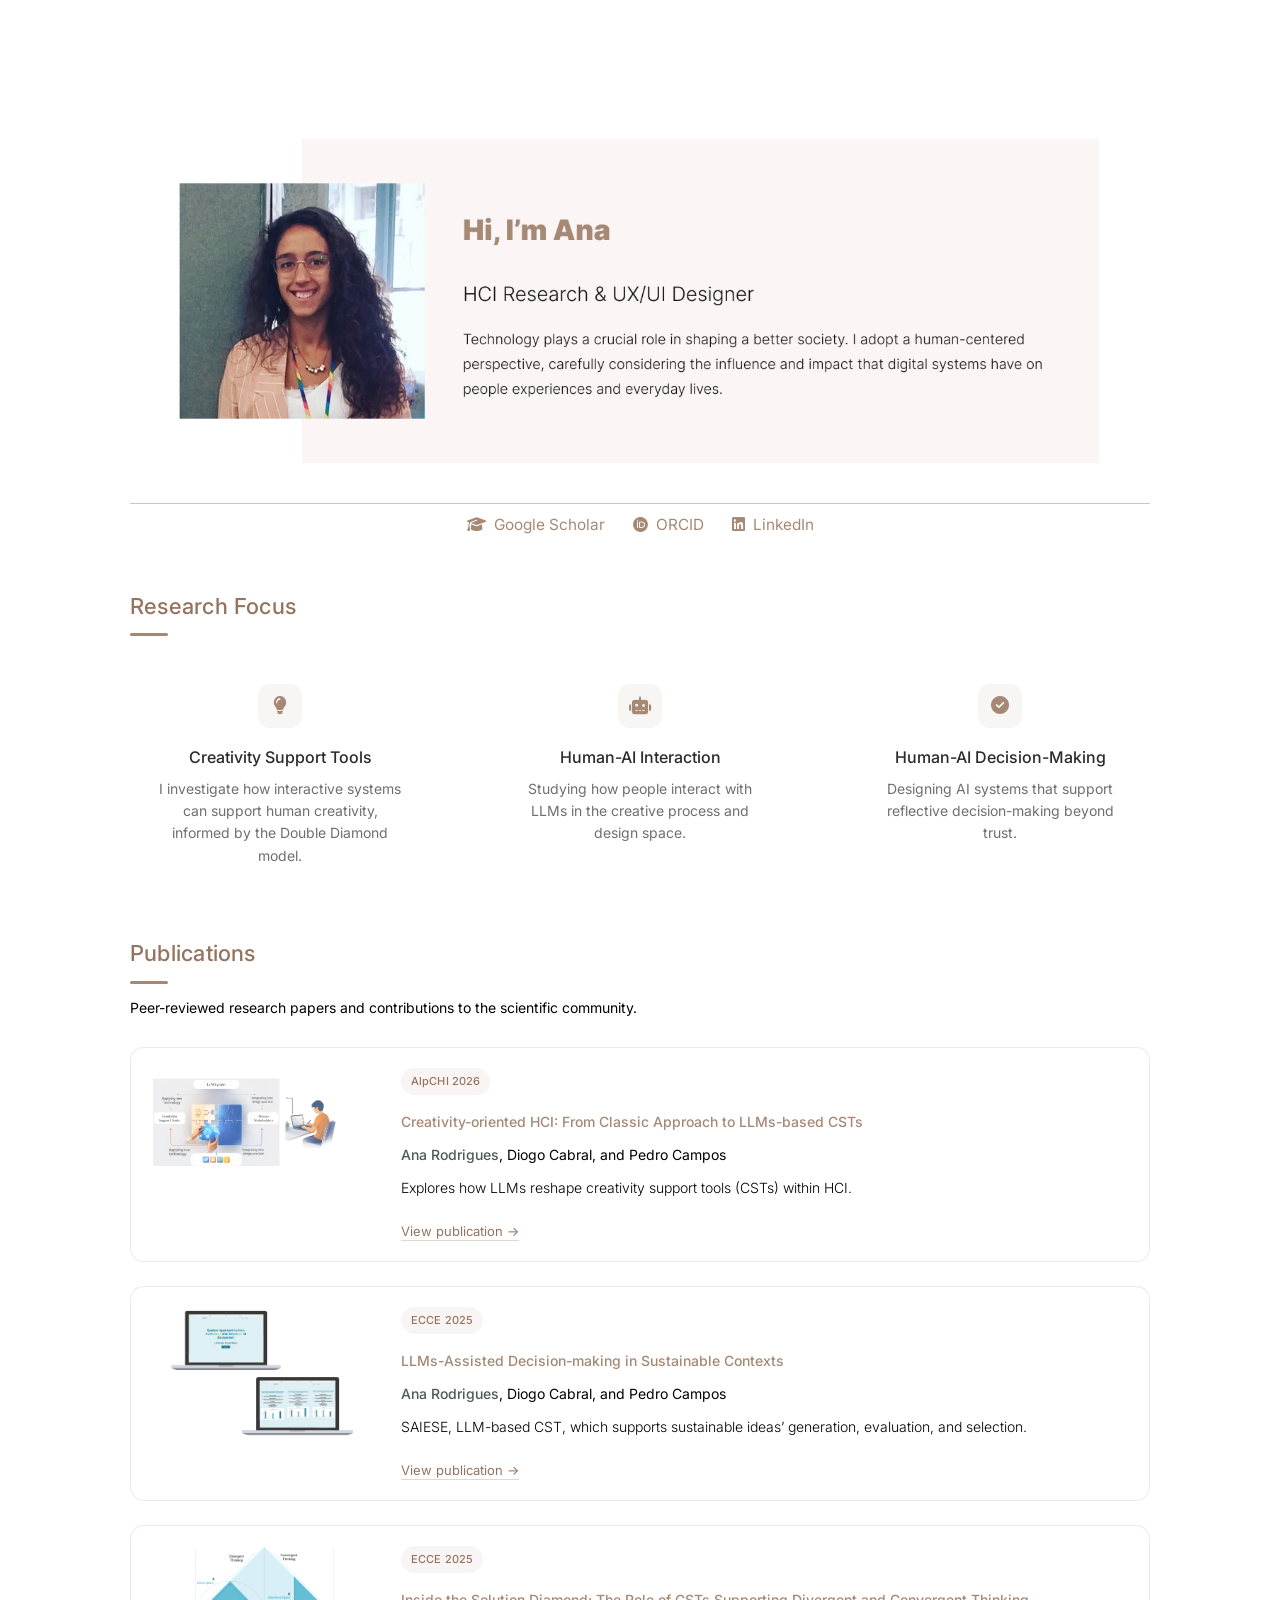
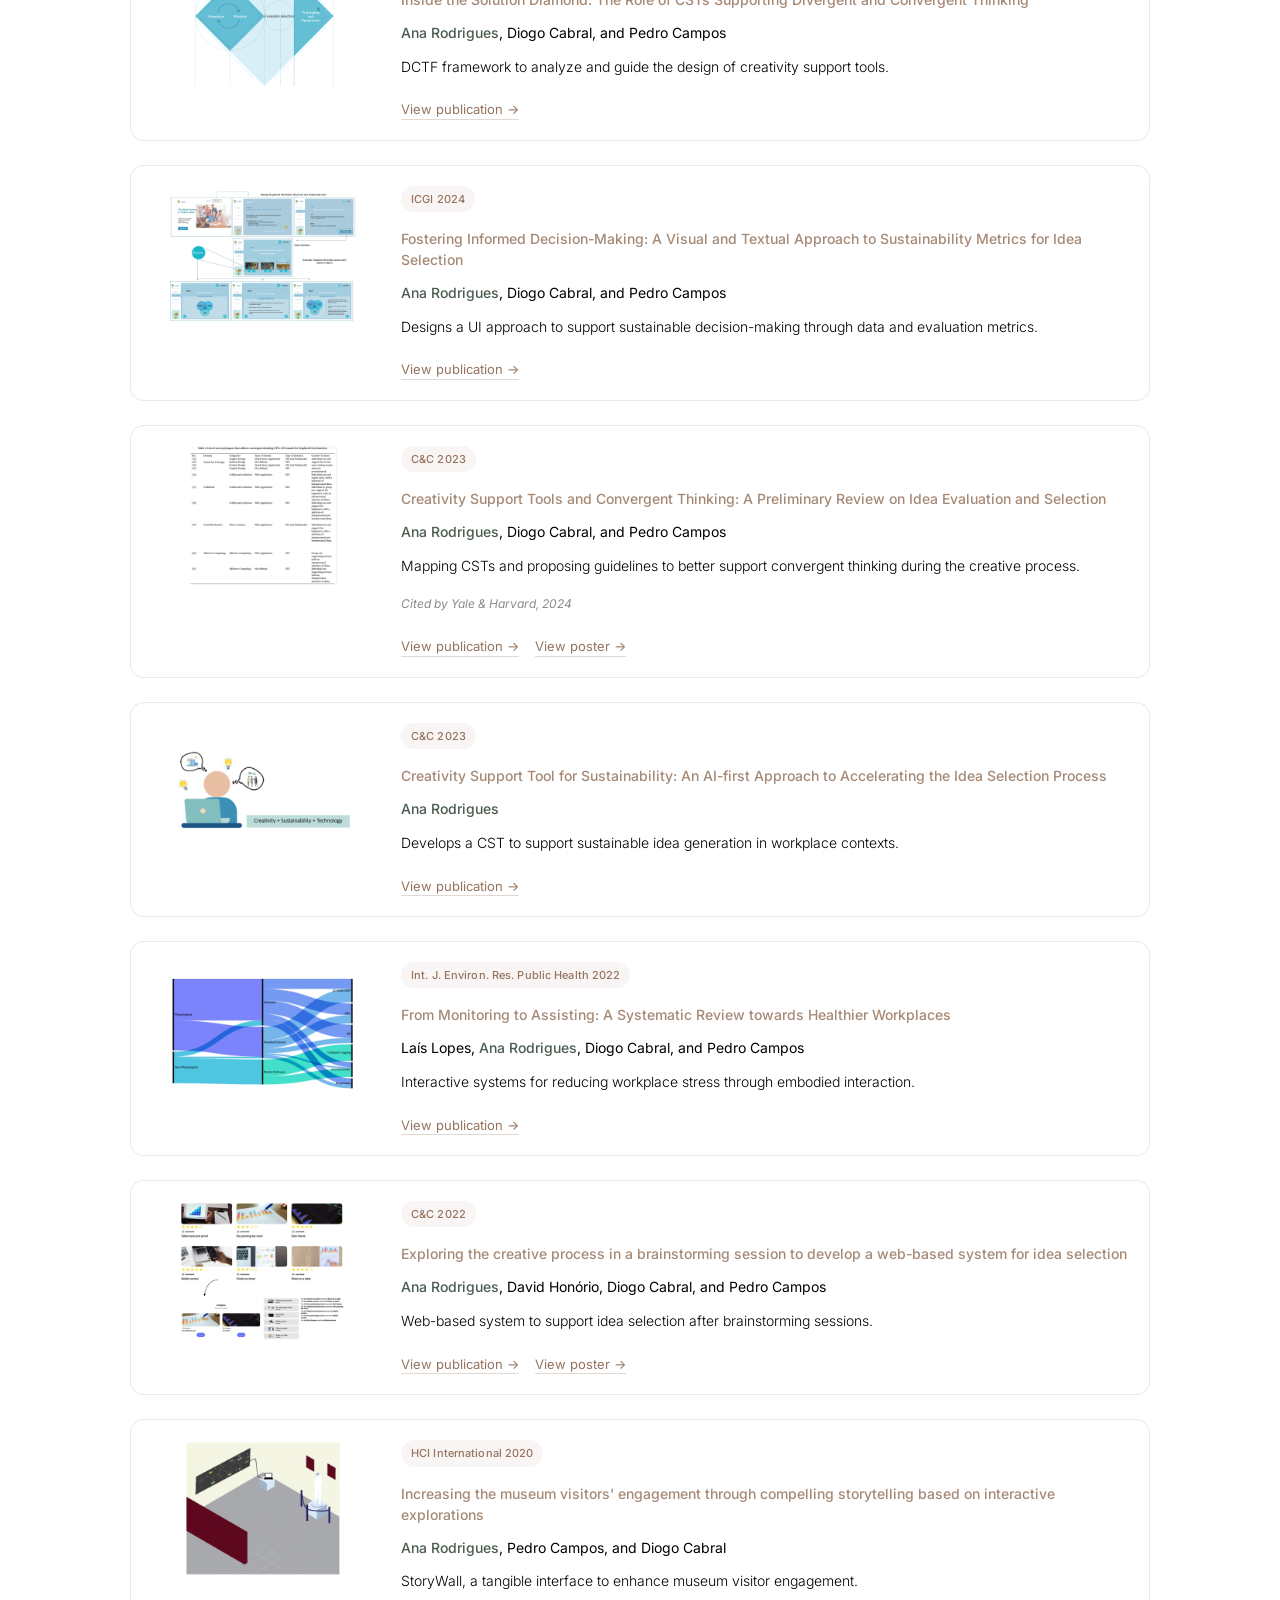
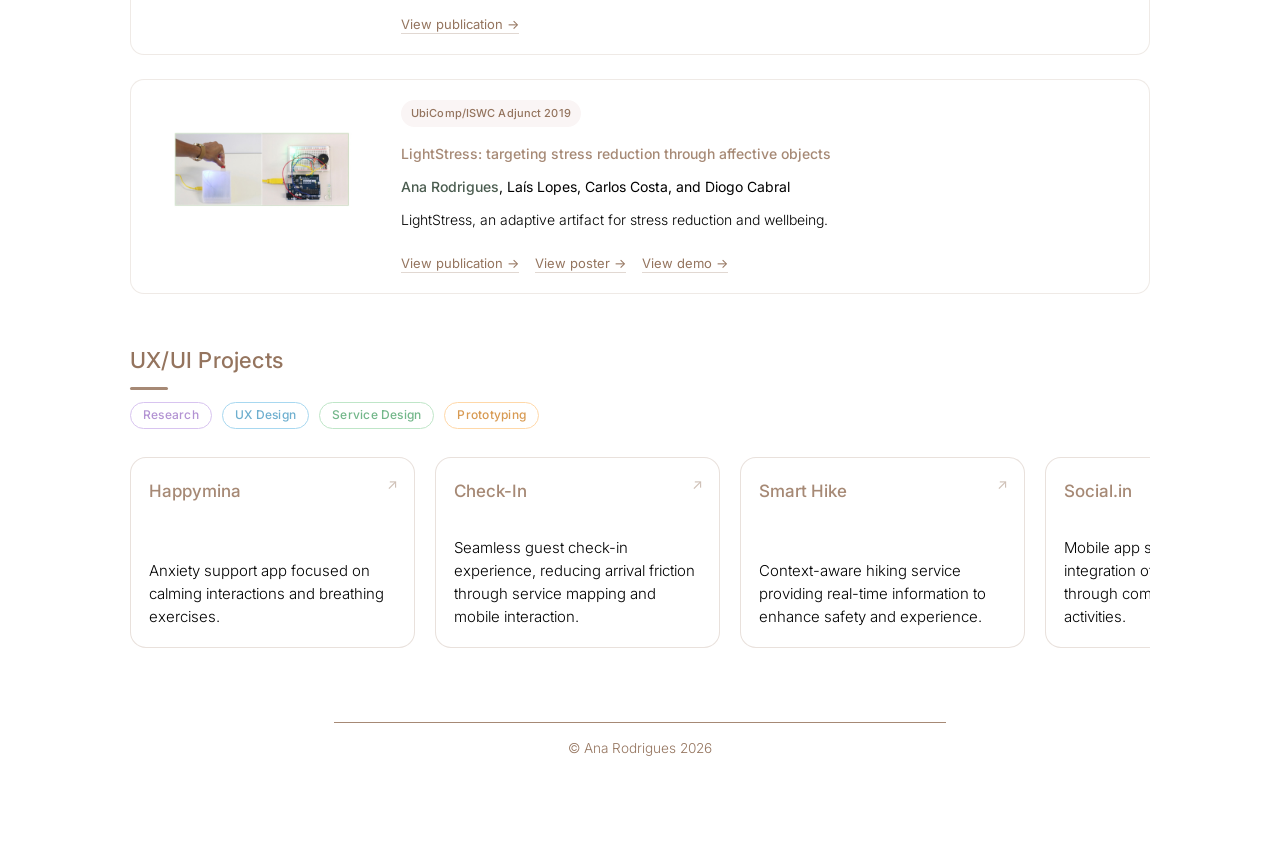
<file: index.html>
<!DOCTYPE html>
<html lang="en">
<head>
<meta charset="UTF-8">
<meta name="viewport" content="width=device-width, initial-scale=1.0">

<link rel="icon" type="image/png" href="/favicon.png">

<title>Ana Rodrigues</title>

<link rel="stylesheet" href="https://cdnjs.cloudflare.com/ajax/libs/font-awesome/6.5.0/css/all.min.css">
<link href="https://fonts.googleapis.com/css2?family=Inter:wght@200;300;400;500;600&display=swap" rel="stylesheet">

<style>
*{
  box-sizing: border-box;
}

body{
  font-family: "Inter", sans-serif;
  font-weight: 400;
  color: #2b2b2b;
  max-width: 1100px;
  margin: 0 auto;
  padding: 70px 40px 90px;
  line-height: 1.7;
  background-color: #ffffff;
}

.container{
  padding: 0;
}

.bio-image{
  width: 100%;
  display: flex;
  justify-content: center;
  margin-bottom: 10px;
}

.bio-image img{
  max-width: 100%;
  height: auto;
  display: block;
  border-radius: 8px;
}

.social-links{
  display: flex;
  justify-content: center;
  align-items: center;
  gap: 28px;
  margin-top: 6px;
  margin-bottom: 50px;
  padding-top: 8px;
  border-top: 1px solid rgba(166, 137, 117, 0.5);
  font-size: 0.96rem;
  flex-wrap: wrap;
}

.social-links a{
  display: flex;
  align-items: center;
  gap: 8px;
  text-decoration: none;
  color: #A68975;
  transition: opacity 0.2s ease, transform 0.15s ease;
}

.social-links a:hover{
  opacity: 0.75;
  transform: translateY(-2px);
}

.social-links i{
  color: #A68975;
}

.research-focus{
  margin-top: 80px;
}

.research-grid{
  display: grid;
  grid-template-columns: repeat(3, 1fr);
  gap: 60px;
  margin-top: 30px;
  margin-bottom: 50px;
}

.research-item{
  text-align: center;
  padding: 18px 22px;
}

.research-icon{
  width: 44px;
  height: 44px;
  margin: 0 auto 12px auto;
  border-radius: 12px;
  background: rgba(166, 137, 117, 0.08);
  display: flex;
  align-items: center;
  justify-content: center;
}

.research-icon i{
  font-size: 18px;
  color: #A68975;
}

.research-item h3{
  /*margin: 12px 0 8px 0;*/
  font-size: 16px;
  font-weight: 500;
  color: #2b2b2b;
  margin-bottom: 6px;
}

.research-item p{
  font-size: 14px;
  color: #6f6f6f;
  line-height: 1.6;
  max-width: 260px;
  margin: 0 auto; 
}
  
.section{
  margin-top: 8px;
  margin-top: 20px;
}

h2{
  margin-top: 48px;
  margin-bottom: 8px;
  color: #94745E;
  font-size: 22px;
  font-weight: 500;
  letter-spacing: 0.01em;
}

.section-title-line{
  width: 38px;
  height: 3px;
  background: #A68975;
  margin: 0px 0 12px 0;
  border-radius: 2px;
  }

p{
  margin-bottom: 16px;
}

.publications-intro{
  margin: 0 0 28px 0;
  font-size: 14px;
  line-height: 1.7;
  color: #000;
}

.publication-item{
  display: grid;
  grid-template-columns: 220px 1fr;
  gap: 28px;
  align-items: start;
  margin: 0 0 24px 0;
  padding: 20px 22px;
  border: 1px solid rgba(166, 137, 117, 0.18);
  border-radius: 14px;
  background: #fff;
}

.publication-image{
  width: 220px;
  height: 140px;
  display: flex;
  justify-content: center;
  align-items: flex-start;
  background: transparent;
  border-radius: 10px;
  overflow: hidden;
}

.publication-image img{
  max-width: 100%;
  max-height: 100%;
  object-fit: contain;
  display: block;
}

.publication-text{
  display: flex;
  flex-direction: column;
  align-self: start;
  gap: 6px;
}

.publication-title{
  margin: 0 0 6px 0;
  font-size: 14px;
  font-weight: 500;
  color: #A68975;
  line-height: 1.5;
}

.publication-authors{
  margin: 0 0 4px 0;
  font-size: 14px;
  font-weight: 400;
  color: #000;
  line-height: 1.6;
}

.publication-authors .me{
  color: #4a5c4f;
  font-weight: 500;
}

.publication-venue{
  display: inline-block;
  width: fit-content;
  margin: 0 0 10px 0;
  padding: 4px 10px;
  border-radius: 999px;
  background: #FAF5F5;
  color: #94745E;
  font-size: 11px;
  font-weight: 500;
  letter-spacing: 0.01em;
}

.publication-description{
  margin: 0 0 12px 0;
  font-size: 14px;
  font-weight: 300;
  line-height: 1.7;
  color: #000;
}

.publication-links{
  display: flex;
  gap: 16px;
  flex-wrap: wrap;
  align-items: center;
  margin-top: 4px;
}

.publication-links a{
  font-size: 13px;
  font-weight: 400;
  line-height: 1.4;
  text-decoration: none;
  padding: 0;
  color: #94745E;
  border-bottom: 1px solid rgba(148, 116, 94, 0.28);
  transition: color 0.2s ease, border-color 0.2s ease, transform 0.2s ease;
}

.publication-links a:hover{
  /*background: #efe8e3;
  transform: translateY(-1px);*/
  color: #7f614e;
  border-bottom-color: #94745E;
  transform: translateY(-1px);
}

.citation-note{
  display: inline-block;
  margin: 0 0 14px 0;
  font-size: 12px;
  line-height: 1.5;
  font-style: italic;
  color: #8b8b8b;
  text-decoration: none;
}

.projects-tags-top{
  display: flex;
  gap: 10px;
  flex-wrap: wrap;
  margin-bottom: 22px;
}

.tag-label{
  position: relative;
  display: inline-flex;
  align-items: center;
  padding: 5px 12px;
  border-radius: 999px;
  font-size: 12px;
  font-weight: 500;
  letter-spacing: 0.02em;
  border: 1px solid;
  background: transparent;
  line-height: 1.2;
  cursor: default;
}

.tag-research{
  color: #B393D3;
  border-color: #D8C4F0;
}

.tag-design{
  color: #6EAFCF;
  border-color: #A8D8F0;
}

.tag-service{
  color: #73B78A;
  border-color: #BFE6C8;
}

.tag-prototype{
  color: #D89A52;
  border-color: #FFD8A8;
}

.tag-tooltip{
  position: absolute;
  top: calc(100% + 8px);
  left: 50%;
  transform: translateX(-50%);
  background: #2b2b2b;
  color: #ffffff;
  font-size: 11px;
  font-weight: 400;
  line-height: 1.4;
  padding: 8px 10px;
  border-radius: 8px;
  white-space: nowrap;
  opacity: 0;
  visibility: hidden;
  pointer-events: none;
  transition: opacity 0.2s ease, visibility 0.2s ease;
  z-index: 10;
}

.tag-tooltip::before{
  content: "";
  position: absolute;
  bottom: 100%;
  left: 50%;
  transform: translateX(-50%);
  border-width: 5px;
  border-style: solid;
  border-color: transparent transparent #2b2b2b transparent;
}

.tag-label:hover .tag-tooltip{
  opacity: 1;
  visibility: visible;
}

.projects-grid{
  display: flex;
  gap: 20px;
  overflow-x: auto;
  padding: 6px 4px 14px 4px;
  scroll-snap-type: x mandatory;
  scrollbar-width: none;
  cursor: grab;
}

.projects-grid:active{
  cursor: grabbing;
}

.projects-grid::-webkit-scrollbar{
  display: none;
}

.project-card{
  min-width: 285px;
  max-width: 285px;
  min-height: 180px;
  flex: 0 0 auto;
  scroll-snap-align: start;
  padding: 22px 18px 18px;
  border: 1px solid rgba(166, 137, 117, 0.25);
  border-radius: 16px;
  background: #ffffff;
  display: flex;
  flex-direction: column;
  justify-content: space-between;
  text-decoration: none;
  color: inherit;
  position: relative;
  transition: transform 0.2s ease, border-color 0.2s ease, background 0.2s ease;
}

.project-card::after{
  content: "↗";
  font-size: 14px;
  color: #94745E;
  position: absolute;
  right: 16px;
  top: 14px;
  opacity: 0.45;
}

.project-card:hover{
  border-color: #A68975;
  transform: translateY(-4px);
  background: rgba(166, 137, 117, 0.04);
}

.project-title{
  margin: 0 0 10px 0;
  padding-right: 20px;
  font-size: 17px;
  font-weight: 500;
  color: #A68975;
  line-height: 1.35;
  text-decoration: none;
}

.project-description{
  margin: 0;
  font-weight: 300;
  font-size: 15px;
  line-height: 1.55;
  color: #000000;
  text-decoration: none;
}

.project-role{
  margin: 0 0 12px 0;
  font-size: 14px;
  font-weight: 190;
  line-height: 1.5;
  color: #97755D;
}

.project-role span{
  font-weight: 400;
  color: #A68975;
}

.project-links{
  display: flex;
  justify-content: flex-start;
}

.project-links a{
  font-size: 14px;
  text-decoration: none;
  color: #94745E;
}

.project-links a:hover{
  opacity: 0.7;
}
  
.site-footer{
  margin-top: 60px;
  text-align: center;
  font-size: 0.85rem;
  color: #94745E;
  font-weight: 300;
}

.footer-line{
  width: 60%;
  height: 1px;
  background: #A68975;
  margin: 0 auto 14px auto;
}

.site-footer p{
  margin: 0;
}

@media (max-width: 820px){
  body{
    padding: 28px 18px 50px;
  }

  .container{
    padding: 0;
  }

  .publication-item{
    grid-template-columns: 1fr;
    gap: 18px;
    padding: 18px;
    align-items: start;
}

.publication-item:nth-of-type(even) .publication-image,
.publication-item:nth-of-type(even) .publication-text{
  order: initial;
}

.publication-image{
  width: 100%;
  min-height: auto;
  justify-content: flex-start;
  align-items: flex-start;
}

.publication-image img{
  width: 200px;
  max-width: 100%;
  height: auto;
}

.publications-intro{
  max-width: 100%;
  margin-bottom: 24px;
}

  .projects-grid{
    gap: 16px;
    padding-bottom: 10px;
  }

  .project-card{
    min-width: 260px;
    max-width: 260px;
    min-height: 170px;
    padding: 20px 16px 16px;
  }

  .project-title{
    font-size: 16px;
    padding-right: 20px;
  }

  .project-description{
    font-size: 14px;
    line-height: 1.5;
  }

  .projects-tags-top{
    gap: 8px;
    margin-bottom: 18px;
  }

  .tag-tooltip{
    display: none;
  }

  .social-links{
    gap: 16px;
    margin-bottom: 36px;
  }
}
</style>

</head>

<body>

<div class="container">
  <div class="bio-image">  
    <img src="Bio.jpg" alt="About Ana Rodrigues">
  </div>

  <div class="social-links">
    <a href="https://scholar.google.com/citations?user=56H-wT0AAAAJ" target="_blank">
      <i class="fas fa-graduation-cap"></i>
      Google Scholar
    </a>

    <a href="https://orcid.org/0000-0002-8688-3785" target="_blank">
      <i class="fab fa-orcid"></i>
      ORCID
    </a>

    <a href="https://www.linkedin.com/in/anarodrigues-hci/" target="_blank">
      <i class="fab fa-linkedin"></i>
      LinkedIn
    </a>
  </div>

  <!--<div class="research-image">
    <img src="areas.jpg" alt="Research Areas">
  </div>-->

  <div class="section research-focus">
  
    <h2>Research Focus</h2>
    <div class="section-title-line"></div>
  
    <div class="research-grid">
  
      <div class="research-item">
        <div class="research-icon">
          <i class="fas fa-lightbulb"></i>
        </div>
        <h3>Creativity Support Tools</h3>
        <p>
          I investigate how interactive systems can support human creativity, informed by the Double Diamond model.
        </p>
      </div>
  
      <div class="research-item">
        <div class="research-icon">
          <i class="fas fa-robot"></i>
        </div>
        <h3>Human-AI Interaction</h3>
        <p>
          Studying how people interact with LLMs in the creative process and design space.
        </p>
      </div>
  
      <div class="research-item">
        <div class="research-icon">
          <i class="fas fa-check-circle"></i>
        </div>
        <h3>Human-AI Decision-Making</h3>
        <p>
          Designing AI systems that support reflective decision-making beyond trust.
        </p>
      </div>
  
    </div>
  
  </div>  

  <div class="section">
    <h2>Publications</h2>
    <div class="section-title-line"></div>
    <p class="publications-intro">
      Peer-reviewed research papers and contributions to the scientific community.
    </p>
      

    <div class="publication-item">
      <div class="publication-image">
        <img src="AlpCHI/Picture 1.png" alt="AlpCHI paper thumbnail">
      </div>
      <div class="publication-text">
        <p class="publication-venue">AlpCHI 2026</p>
        <h3 class="publication-title">Creativity-oriented HCI: From Classic Approach to LLMs-based CSTs</h3>
        <p class="publication-authors"><span class="me">Ana Rodrigues</span>, Diogo Cabral, and Pedro Campos</p>
        <p class="publication-description">
          Explores how LLMs reshape creativity support tools (CSTs) within HCI.
        </p>
        <div class="publication-links">
          <a href="https://alpchi.org/wp-content/uploads/2026/02/AlpCHI2026_Creativity_Oriented_HCI_From_Classic_Approach_to_LLMs_based_CSTs.pdf" target="_blank" rel="noopener">View publication →</a>
        </div>
      </div>
    </div>

    <div class="publication-item">
      <div class="publication-image">
        <img src="Medium_Prototype/MP.jpg" alt="Medium_Prototype paper thumbnail">
      </div>
      <div class="publication-text">
        <p class="publication-venue">ECCE 2025</p>
        <h3 class="publication-title">LLMs-Assisted Decision-making in Sustainable Contexts</h3>
        <p class="publication-authors"><span class="me">Ana Rodrigues</span>, Diogo Cabral, and Pedro Campos</p>
        <p class="publication-description">
          SAIESE, LLM-based CST, which supports sustainable ideas’ generation, evaluation, and selection.
        </p>
        <div class="publication-links">
          <a href="https://doi.org/10.1145/3746175.3746188" target="_blank" rel="noopener">View publication →</a>
        </div>
      </div>
    </div>

    <div class="publication-item">
      <div class="publication-image">
        <img src="Framework/Framework.jpg" alt="Framework paper thumbnail">
      </div>
      <div class="publication-text">
        <p class="publication-venue">ECCE 2025</p>
        <h3 class="publication-title">Inside the Solution Diamond: The Role of CSTs Supporting Divergent and Convergent Thinking</h3>
        <p class="publication-authors"><span class="me">Ana Rodrigues</span>, Diogo Cabral, and Pedro Campos</p>
        <p class="publication-description">
          DCTF framework to analyze and guide the design of creativity support tools.
        </p>
        <div class="publication-links">
          <a href="https://doi.org/10.1145/3746175.3746194" target="_blank" rel="noopener">View publication →</a>
        </div>
      </div>
    </div>

    <div class="publication-item">
      <div class="publication-image">
        <img src="Medium_Prototype/Low.jpg" alt="SAISE_low paper thumbnail">
      </div>
      <div class="publication-text">
        <p class="publication-venue">ICGI 2024</p>
        <h3 class="publication-title">Fostering Informed Decision-Making: A Visual and Textual Approach to Sustainability Metrics for Idea Selection</h3>
        <p class="publication-authors"><span class="me">Ana Rodrigues</span>, Diogo Cabral, and Pedro Campos</p>
        <p class="publication-description">
          Designs a UI approach to support sustainable decision-making through data and evaluation metrics.
        </p>
        <div class="publication-links">
          <a href="https://doi.org/10.1109/ICGI64003.2024.10923803" target="_blank" rel="noopener">View publication →</a>
        </div>
      </div>
    </div>

    <div class="publication-item">
      <div class="publication-image">
        <img src="preliminary/Preliminary.jpg" alt="preliminary paper thumbnail">
      </div>
      <div class="publication-text">
        <p class="publication-venue">C&C 2023</p>
        <h3 class="publication-title">Creativity Support Tools and Convergent Thinking: A Preliminary Review on Idea Evaluation and Selection</h3>
        <p class="publication-authors"><span class="me">Ana Rodrigues</span>, Diogo Cabral, and Pedro Campos</p>
        <p class="publication-description">
          Mapping CSTs and proposing guidelines to better support convergent thinking during the creative process.
        </p>
        <a href="https://doi.org/10.1016/j.yjoc.2024.100079" class="citation-note" target="_blank" rel="noopener">
          Cited by Yale &amp; Harvard, 2024
        </a>
        <div class="publication-links">
          <a href="https://doi.org/10.1145/3591196.3596821" target="_blank" rel="noopener">View publication →</a>
          <a href="preliminary/Poster_CC23.pdf" target="_blank">View poster →</a>
        </div>
      </div>
    </div>

    <div class="publication-item">
      <div class="publication-image">
        <img src="GSS.jpg" alt="AI-firstApproach paper thumbnail">
      </div>
      <div class="publication-text">
        <p class="publication-venue">C&C 2023</p>
        <h3 class="publication-title">Creativity Support Tool for Sustainability: An AI-first Approach to Accelerating the Idea Selection Process</h3>
        <p class="publication-authors"><span class="me">Ana Rodrigues</span></p>
        <p class="publication-description">
          Develops a CST to support sustainable idea generation in workplace contexts.
        </p>
        <div class="publication-links">
          <a href="https://doi.org/10.1145/3591196.3596811" target="_blank" rel="noopener">View publication →</a>
        </div>
      </div>
    </div>

    <div class="publication-item">
      <div class="publication-image">
        <img src="healthierWorkplaces/InfoData.jpg" alt="healthierWorkplaces paper thumbnail">
      </div>
      <div class="publication-text">
        <p class="publication-venue">Int. J. Environ. Res. Public Health 2022</p>
        <h3 class="publication-title">From Monitoring to Assisting: A Systematic Review towards Healthier Workplaces</h3>
        <p class="publication-authors">Laís Lopes, <span class="me">Ana Rodrigues</span>, Diogo Cabral, and Pedro Campos</p>
        <p class="publication-description">
          Interactive systems for reducing workplace stress through embodied interaction.
        </p>
        <div class="publication-links">
          <a href="https://doi.org/10.3390/ijerph192316197" target="_blank" rel="noopener">View publication →</a>
        </div>
      </div>
    </div>

    <div class="publication-item">
      <div class="publication-image">
        <img src="exploring/Exploring.jpg" alt="Exploring paper thumbnail">
      </div>
      <div class="publication-text">
        <p class="publication-venue">C&C 2022</p>
        <h3 class="publication-title">Exploring the creative process in a brainstorming session to develop a web-based system for idea selection</h3>
        <p class="publication-authors"><span class="me">Ana Rodrigues</span>, David Honório, Diogo Cabral, and Pedro Campos</p>
        <p class="publication-description">
          Web-based system to support idea selection after brainstorming sessions.
        </p>
        <div class="publication-links">
          <a href="https://doi.org/10.1145/3527927.3535213" target="_blank" rel="noopener">View publication →</a>
          <a href="exploring/Poster.pdf" target="_blank">View poster →</a>
        </div>
      </div>
    </div>

    <div class="publication-item">
      <div class="publication-image">
        <img src="storytelling/MuseumProject.jpg" alt="MuseumProject paper thumbnail">
      </div>
      <div class="publication-text">
        <p class="publication-venue">HCI International 2020</p>
        <h3 class="publication-title">Increasing the museum visitors' engagement through compelling storytelling based on interactive explorations</h3>
        <p class="publication-authors"><span class="me">Ana Rodrigues</span>, Pedro Campos, and Diogo Cabral</p>
        <p class="publication-description">
          StoryWall, a tangible interface to enhance museum visitor engagement.
        </p>
        <div class="publication-links">
          <a href="https://doi.org/10.1007/978-3-030-50267-6_19" target="_blank" rel="noopener">View publication →</a>
        </div>
      </div>
    </div>

    <div class="publication-item">
      <div class="publication-image">
        <img src="lightstress/LightStress.jpg" alt="LightStress paper thumbnail">
      </div>
      <div class="publication-text">
        <p class="publication-venue">UbiComp/ISWC Adjunct 2019</p>
        <h3 class="publication-title">LightStress: targeting stress reduction through affective objects</h3>
        <p class="publication-authors"><span class="me">Ana Rodrigues</span>, Laís Lopes, Carlos Costa, and Diogo Cabral</p>
        <p class="publication-description">
          LightStress, an adaptive artifact for stress reduction and wellbeing.
        </p>
        <div class="publication-links">
          <a href="https://doi.org/10.1145/3341162.3343773" target="_blank" rel="noopener">View publication →</a>
          <a href="lightstress/poster.pdf" target="_blank">View poster →</a>
          <a href="lightstress/demo.mp4" target="_blank">View demo →</a>
        </div>
      </div>
    </div>
  </div>

  <div class="section">
    <h2>UX/UI Projects</h2>
    <div class="section-title-line"></div>
    
    <div class="projects-tags-top">
      <span class="tag-label tag-research">Research<span class="tag-tooltip">user research, interviews, benchmarking</span></span>
      <span class="tag-label tag-design">UX Design<span class="tag-tooltip">interface, interaction, UX thinking</span></span>
      <span class="tag-label tag-service">Service Design<span class="tag-tooltip">journeys, stakeholders, systems</span></span>
      <span class="tag-label tag-prototype">Prototyping<span class="tag-tooltip">low/high fidelity, testing, building</span></span>
    </div>

    <div class="projects-grid">

      <a href="projects/happymina.pdf" target="_blank" class="project-card">
      <!--<div class="project-card">-->
        <h3 class="project-title">Happymina</h3>
        <p class="project-description">
          Anxiety support app focused on calming interactions and breathing exercises.
        </p>
      </a>

      <a href="projects/check-in.pdf" target="_blank" class="project-card">
      <!--<div class="project-card">-->
        <h3 class="project-title">Check-In</h3>
        <p class="project-description">
          Seamless guest check-in experience, reducing arrival friction through service mapping and mobile interaction.
        </p>
      </a>

      <a href="projects/smarthike.pdf" target="_blank" class="project-card">
      <!--<div class="project-card">-->
        <h3 class="project-title">Smart Hike</h3>
        <p class="project-description">
          Context-aware hiking service providing real-time information to enhance safety and experience.
        </p>
      </a> 

      <a href="projects/social.pdf" target="_blank" class="project-card">
      <!--<div class="project-card">-->
        <h3 class="project-title">Social.in</h3>
        <p class="project-description">
          Mobile app supporting social integration of international students through communication and shared activities.
        </p>
      </a>

      <a href="projects/4.pdf" target="_blank" class="project-card">
      <!--<div class="project-card">-->
        <h3 class="project-title">Redesign Services</h3>
        <p class="project-description">
          Cross-platform banking experience connecting desktop, mobile, and smartwatch for younger users.
        </p>
      </a>

      <a href="projects/context-food.pdf" target="_blank" class="project-card">
      <!--<div class="project-card">-->
        <h3 class="project-title">ShelfMind</h3>
        <p class="project-description">
          Smart home system providing real-time insights on food availability through sensors and contextual data.
        </p>
      </a>
      
      <a href="http://www.cee.uma.pt/edu/gamedesign/Cornea/" target="_blank" class="project-card">
        <h3 class="project-title">Cornea Entertainment Studios</h3>
        <p class="project-description">
          End-to-end design of a purpose-driven game combining physical and VR experiences for visually impaired accessibility.
        </p>
      </a>
    </div>
  </div>

  <footer class="site-footer">
    <div class="footer-line"></div>
    <p>© Ana Rodrigues 2026</p>
  </footer>
</div>

</body>

</html>
</file>
